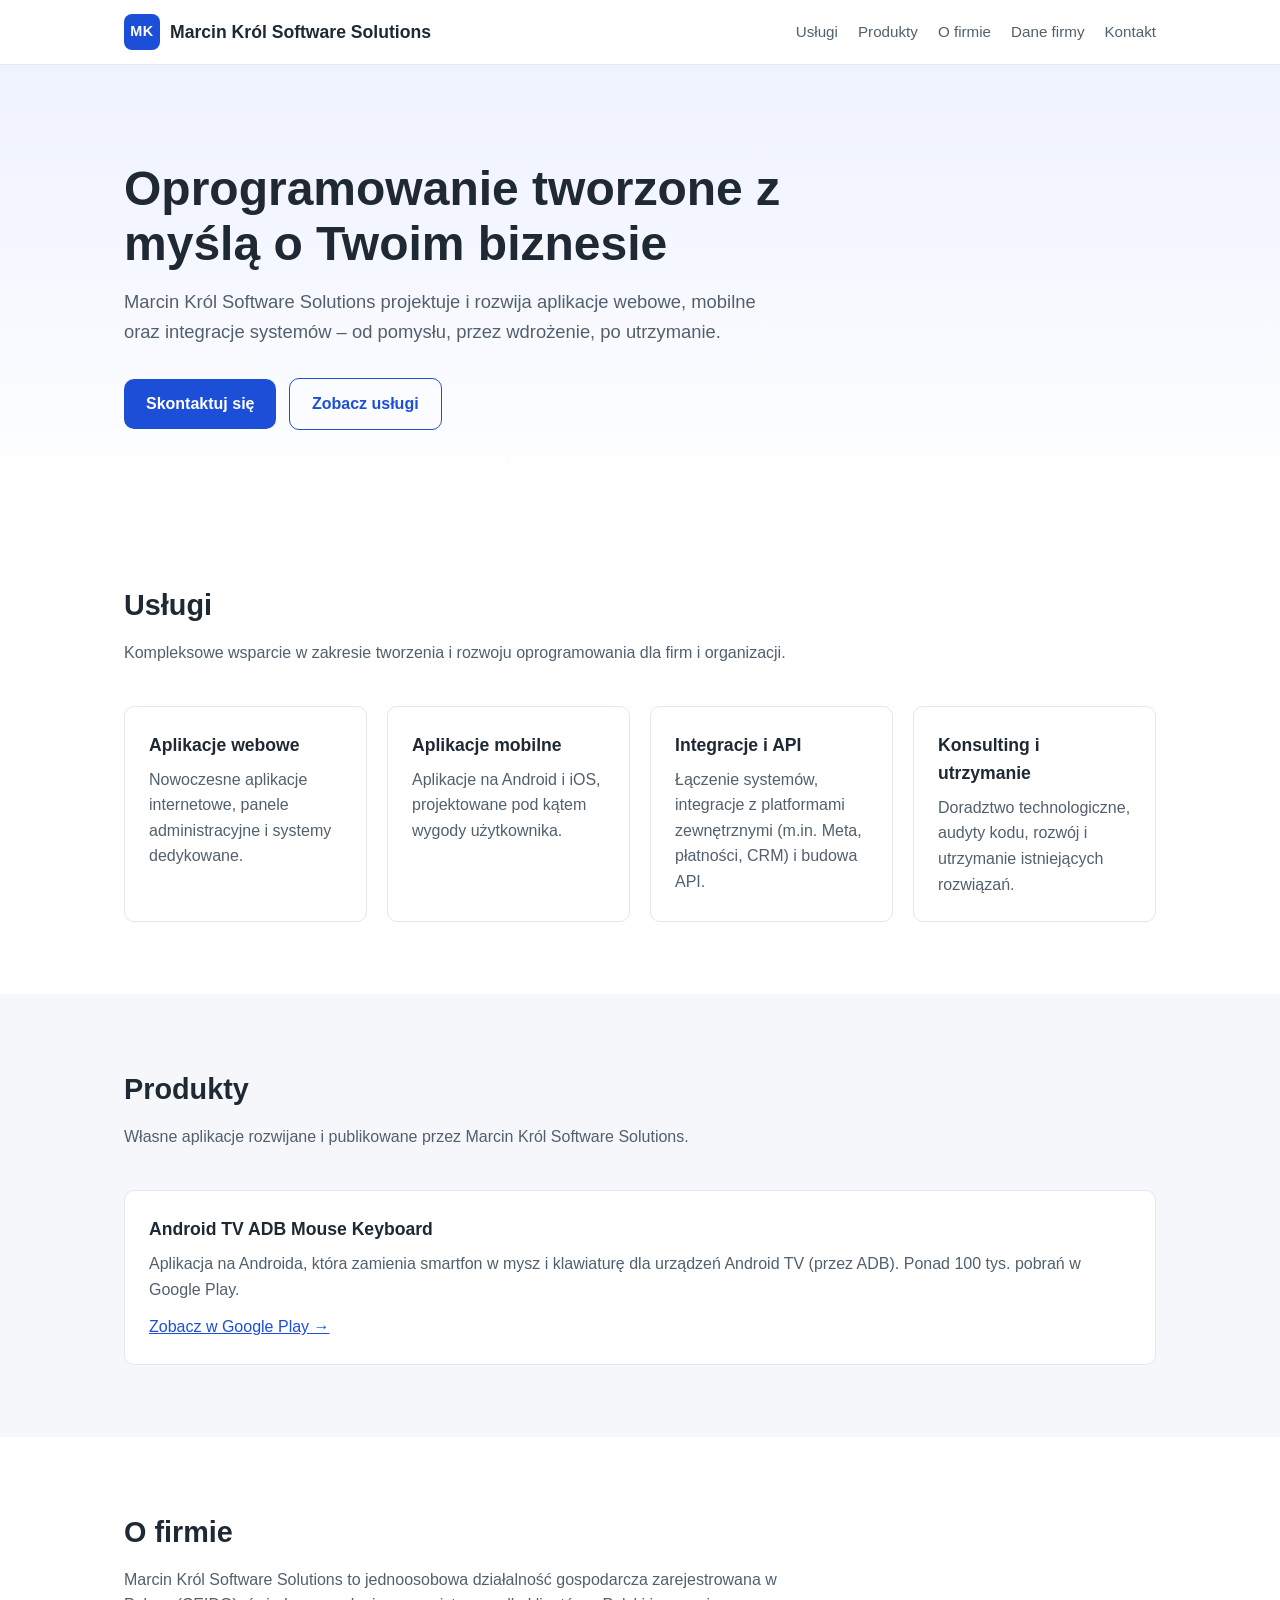
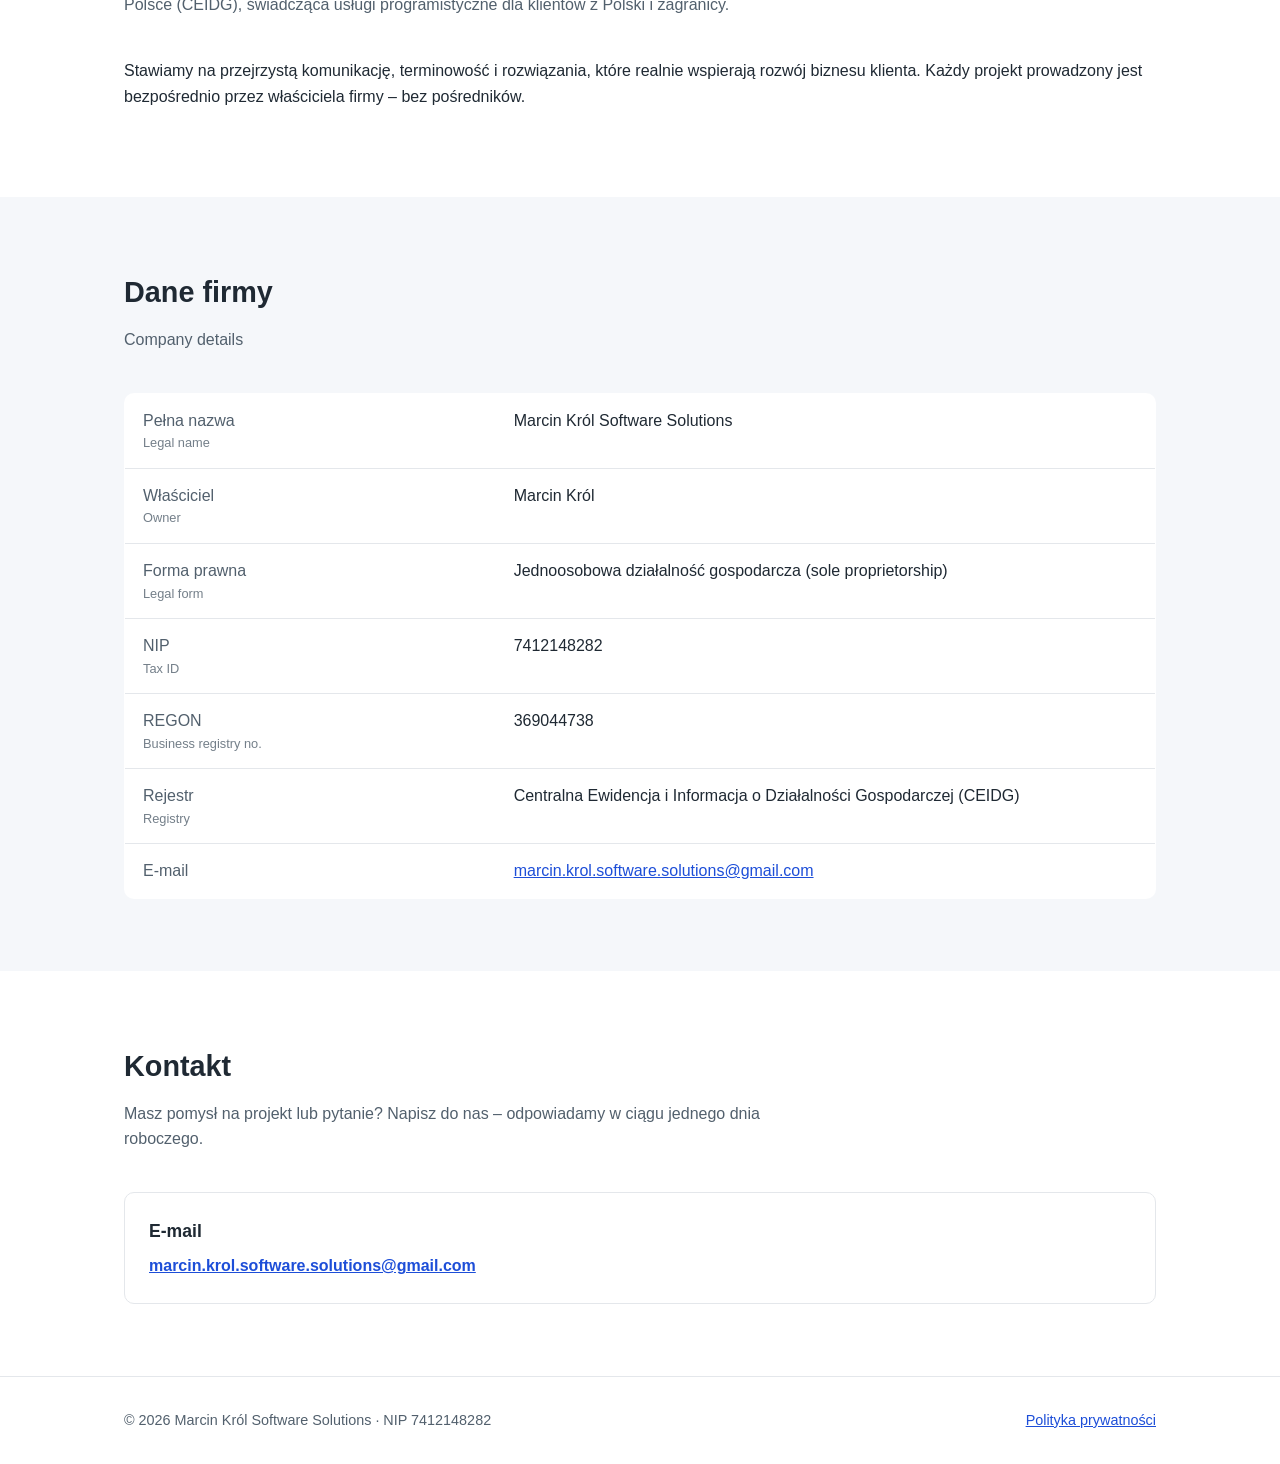
<file: index.html>
<!DOCTYPE html>
<html lang="pl">
<head>
  <meta charset="UTF-8">
  <meta name="viewport" content="width=device-width, initial-scale=1.0">
  <title>Marcin Król Software Solutions – tworzenie oprogramowania</title>
  <meta name="description" content="Marcin Król Software Solutions – jednoosobowa działalność gospodarcza. Tworzenie oprogramowania, aplikacji webowych i mobilnych oraz integracji systemów.">
  <link rel="stylesheet" href="style.css">
  <script type="application/ld+json">
  {
    "@context": "https://schema.org",
    "@type": "Organization",
    "name": "Marcin Król Software Solutions",
    "legalName": "Marcin Król Software Solutions",
    "email": "marcin.krol.software.solutions@gmail.com",
    "taxID": "7412148282"
  }
  </script>
</head>
<body>

  <header class="site-header">
    <div class="container">
      <a class="logo" href="#top"><span class="logo-mark">MK</span> Marcin Król Software Solutions</a>
      <nav class="nav">
        <a href="#uslugi">Usługi</a>
        <a href="#produkty">Produkty</a>
        <a href="#o-firmie">O firmie</a>
        <a href="#dane-firmy">Dane firmy</a>
        <a href="#kontakt">Kontakt</a>
      </nav>
    </div>
  </header>

  <main id="top">
    <section class="hero">
      <div class="container">
        <h1>Oprogramowanie tworzone z myślą o Twoim biznesie</h1>
        <p>Marcin Król Software Solutions projektuje i rozwija aplikacje webowe, mobilne oraz integracje systemów – od pomysłu, przez wdrożenie, po utrzymanie.</p>
        <a class="btn" href="#kontakt">Skontaktuj się</a>
        <a class="btn btn-outline" href="#uslugi">Zobacz usługi</a>
      </div>
    </section>

    <section id="uslugi">
      <div class="container">
        <h2>Usługi</h2>
        <p class="section-lead">Kompleksowe wsparcie w zakresie tworzenia i rozwoju oprogramowania dla firm i organizacji.</p>
        <div class="grid">
          <div class="card">
            <h3>Aplikacje webowe</h3>
            <p>Nowoczesne aplikacje internetowe, panele administracyjne i systemy dedykowane.</p>
          </div>
          <div class="card">
            <h3>Aplikacje mobilne</h3>
            <p>Aplikacje na Android i iOS, projektowane pod kątem wygody użytkownika.</p>
          </div>
          <div class="card">
            <h3>Integracje i API</h3>
            <p>Łączenie systemów, integracje z platformami zewnętrznymi (m.in. Meta, płatności, CRM) i budowa API.</p>
          </div>
          <div class="card">
            <h3>Konsulting i utrzymanie</h3>
            <p>Doradztwo technologiczne, audyty kodu, rozwój i utrzymanie istniejących rozwiązań.</p>
          </div>
        </div>
      </div>
    </section>

    <section id="produkty" class="alt">
      <div class="container">
        <h2>Produkty</h2>
        <p class="section-lead">Własne aplikacje rozwijane i publikowane przez Marcin Król Software Solutions.</p>
        <div class="grid">
          <div class="card">
            <h3>Android TV ADB Mouse Keyboard</h3>
            <p>Aplikacja na Androida, która zamienia smartfon w mysz i klawiaturę dla urządzeń Android TV (przez ADB). Ponad 100 tys. pobrań w Google Play.</p>
            <p style="margin-top:12px"><a href="https://play.google.com/store/apps/details?id=svarzee.android.apps.adb_mouse" target="_blank" rel="noopener">Zobacz w Google Play →</a></p>
          </div>
        </div>
      </div>
    </section>

    <section id="o-firmie">
      <div class="container">
        <h2>O firmie</h2>
        <p class="section-lead">Marcin Król Software Solutions to jednoosobowa działalność gospodarcza zarejestrowana w Polsce (CEIDG), świadcząca usługi programistyczne dla klientów z Polski i zagranicy.</p>
        <p>Stawiamy na przejrzystą komunikację, terminowość i rozwiązania, które realnie wspierają rozwój biznesu klienta. Każdy projekt prowadzony jest bezpośrednio przez właściciela firmy – bez pośredników.</p>
      </div>
    </section>

    <section id="dane-firmy" class="alt">
      <div class="container">
        <h2>Dane firmy</h2>
        <p class="section-lead">Company details</p>
        <table class="details">
          <tr>
            <th>Pełna nazwa<small>Legal name</small></th>
            <td>Marcin Król Software Solutions</td>
          </tr>
          <tr>
            <th>Właściciel<small>Owner</small></th>
            <td>Marcin Król</td>
          </tr>
          <tr>
            <th>Forma prawna<small>Legal form</small></th>
            <td>Jednoosobowa działalność gospodarcza (sole proprietorship)</td>
          </tr>
          <tr>
            <th>NIP<small>Tax ID</small></th>
            <td>7412148282</td>
          </tr>
          <tr>
            <th>REGON<small>Business registry no.</small></th>
            <td>369044738</td>
          </tr>
          <tr>
            <th>Rejestr<small>Registry</small></th>
            <td>Centralna Ewidencja i Informacja o Działalności Gospodarczej (CEIDG)</td>
          </tr>
          <tr>
            <th>E-mail</th>
            <td><a href="mailto:marcin.krol.software.solutions@gmail.com">marcin.krol.software.solutions@gmail.com</a></td>
          </tr>
        </table>
      </div>
    </section>

    <section id="kontakt">
      <div class="container">
        <h2>Kontakt</h2>
        <p class="section-lead">Masz pomysł na projekt lub pytanie? Napisz do nas – odpowiadamy w ciągu jednego dnia roboczego.</p>
        <div class="contact-grid">
          <div class="card">
            <h3>E-mail</h3>
            <p><a href="mailto:marcin.krol.software.solutions@gmail.com">marcin.krol.software.solutions@gmail.com</a></p>
          </div>
        </div>
      </div>
    </section>
  </main>

  <footer class="site-footer">
    <div class="container">
      <p>&copy; <span id="year">2026</span> Marcin Król Software Solutions · NIP 7412148282</p>
      <p><a href="polityka-prywatnosci.html">Polityka prywatności</a></p>
    </div>
  </footer>

  <script>document.getElementById('year').textContent = new Date().getFullYear();</script>
</body>
</html>
</file>
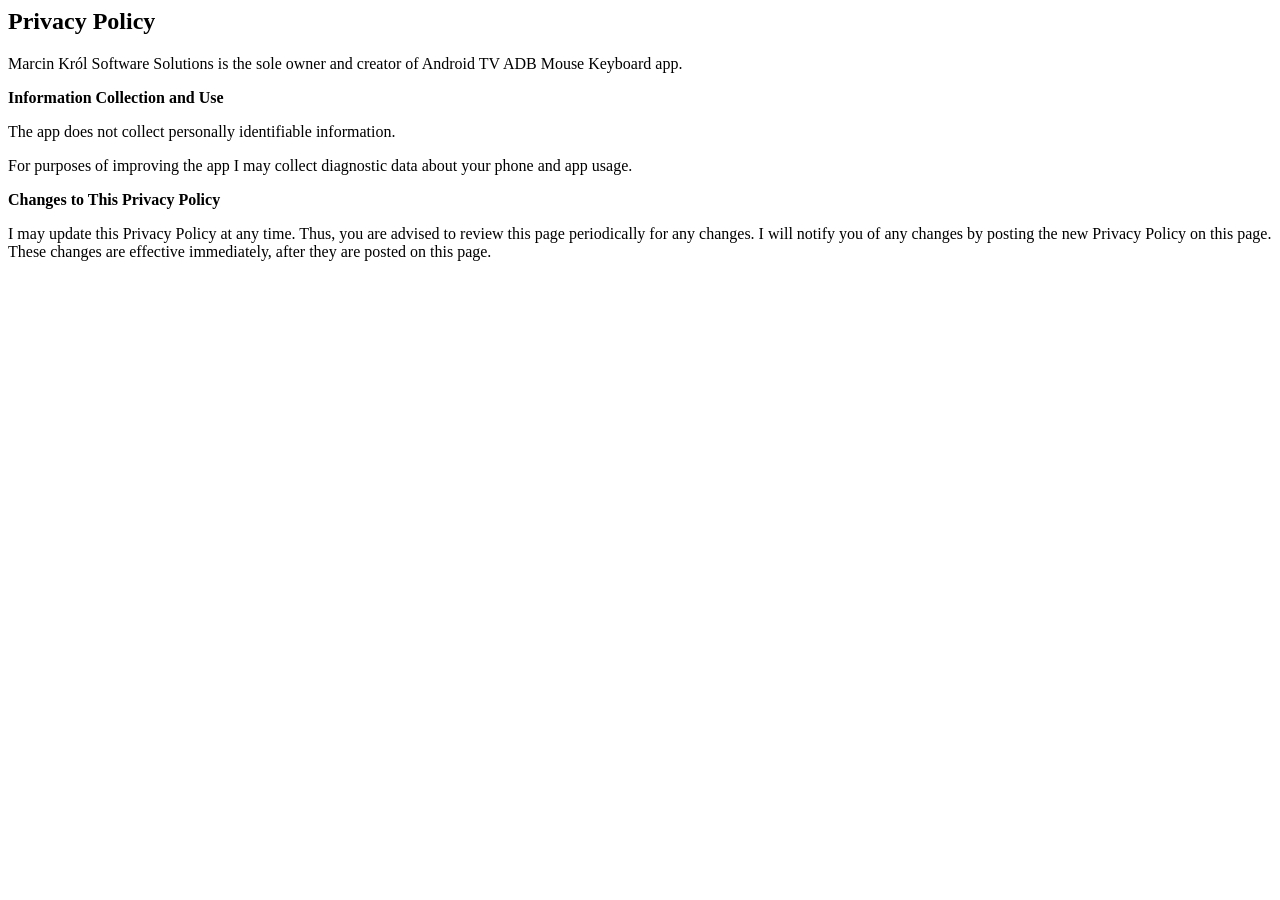
<file: android-tv-adb-mouse-keyboard-privacy-policy.html>
<html>
<body>
<h2>Privacy Policy</h2>
<p>Marcin Król Software Solutions is the sole owner and creator of Android TV ADB Mouse Keyboard app.</p>

<p><strong>Information Collection and Use</strong></p>
<p>The app does not collect personally identifiable information.</p>
<p>For purposes of improving the app I may collect diagnostic data about your phone and app usage.</p>

<p><strong>Changes to This Privacy Policy</strong></p>
<p>I may update this Privacy Policy at any time. Thus, you are advised to review this page
    periodically for any changes. I will notify you of any changes by posting the new Privacy Policy
    on this page. These changes are effective immediately, after they are posted on this page.</p>

</body>
</html>
</file>
<file: style.css>
:root {
  --bg: #ffffff;
  --bg-alt: #f5f7fa;
  --text: #1f2933;
  --muted: #52606d;
  --accent: #1d4ed8;
  --accent-dark: #1e3a8a;
  --border: #e4e7eb;
  --radius: 10px;
  --max: 1080px;
}

* { box-sizing: border-box; }

html { scroll-behavior: smooth; }

body {
  margin: 0;
  font-family: -apple-system, BlinkMacSystemFont, "Segoe UI", Roboto, "Helvetica Neue", Arial, sans-serif;
  color: var(--text);
  background: var(--bg);
  line-height: 1.6;
}

a { color: var(--accent); }
a:hover { color: var(--accent-dark); }

.container {
  max-width: var(--max);
  margin: 0 auto;
  padding: 0 24px;
}

/* Header */
.site-header {
  border-bottom: 1px solid var(--border);
  background: var(--bg);
  position: sticky;
  top: 0;
  z-index: 10;
}
.site-header .container {
  display: flex;
  align-items: center;
  justify-content: space-between;
  gap: 16px;
  min-height: 64px;
  flex-wrap: wrap;
}
.logo {
  font-weight: 700;
  font-size: 1.1rem;
  color: var(--text);
  text-decoration: none;
  display: flex;
  align-items: center;
  gap: 10px;
}
.logo-mark {
  display: inline-grid;
  place-items: center;
  width: 36px;
  height: 36px;
  border-radius: 8px;
  background: var(--accent);
  color: #fff;
  font-size: 0.9rem;
  letter-spacing: 0.5px;
}
.nav {
  display: flex;
  gap: 20px;
  flex-wrap: wrap;
}
.nav a {
  color: var(--muted);
  text-decoration: none;
  font-size: 0.95rem;
}
.nav a:hover { color: var(--accent); }

/* Hero */
.hero {
  padding: 96px 0 80px;
  background: linear-gradient(180deg, #eef2ff 0%, var(--bg) 100%);
}
.hero h1 {
  font-size: clamp(2rem, 4vw, 3rem);
  line-height: 1.15;
  margin: 0 0 16px;
  max-width: 760px;
}
.hero p {
  font-size: 1.15rem;
  color: var(--muted);
  max-width: 640px;
  margin: 0 0 32px;
}
.btn {
  display: inline-block;
  padding: 12px 22px;
  border-radius: var(--radius);
  background: var(--accent);
  color: #fff;
  text-decoration: none;
  font-weight: 600;
}
.btn:hover { background: var(--accent-dark); color: #fff; }
.btn-outline {
  background: transparent;
  color: var(--accent);
  border: 1px solid var(--accent);
  margin-left: 8px;
}
.btn-outline:hover { background: var(--accent); }

/* Sections */
section { padding: 72px 0; }
section.alt { background: var(--bg-alt); }
section h2 {
  font-size: 1.8rem;
  margin: 0 0 12px;
}
.section-lead {
  color: var(--muted);
  margin: 0 0 40px;
  max-width: 680px;
}

.grid {
  display: grid;
  grid-template-columns: repeat(auto-fit, minmax(240px, 1fr));
  gap: 20px;
}
.card {
  background: var(--bg);
  border: 1px solid var(--border);
  border-radius: var(--radius);
  padding: 24px;
}
.card h3 { margin: 0 0 8px; font-size: 1.1rem; }
.card p { margin: 0; color: var(--muted); }

/* Company details */
.details {
  width: 100%;
  border-collapse: collapse;
  background: var(--bg);
  border: 1px solid var(--border);
  border-radius: var(--radius);
  overflow: hidden;
}
.details th,
.details td {
  text-align: left;
  padding: 14px 18px;
  border-bottom: 1px solid var(--border);
  vertical-align: top;
}
.details tr:last-child th,
.details tr:last-child td { border-bottom: 0; }
.details th {
  width: 36%;
  color: var(--muted);
  font-weight: 500;
}
.details th small { display: block; font-size: 0.8rem; opacity: 0.8; }

.contact-grid {
  display: grid;
  grid-template-columns: repeat(auto-fit, minmax(220px, 1fr));
  gap: 20px;
}
.contact-grid .card a { font-weight: 600; }

/* Footer */
.site-footer {
  border-top: 1px solid var(--border);
  padding: 32px 0;
  color: var(--muted);
  font-size: 0.9rem;
}
.site-footer .container {
  display: flex;
  justify-content: space-between;
  gap: 16px;
  flex-wrap: wrap;
}
.site-footer p { margin: 0; }

/* Legal page */
.legal { padding: 56px 0 72px; }
.legal .container { max-width: 800px; }
.legal h1 { margin-top: 0; }
.legal h2 { font-size: 1.25rem; margin-top: 36px; }

@media (max-width: 640px) {
  .hero { padding: 64px 0 56px; }
  .btn-outline { margin: 12px 0 0; }
  .details th { width: 45%; }
}
</file>
